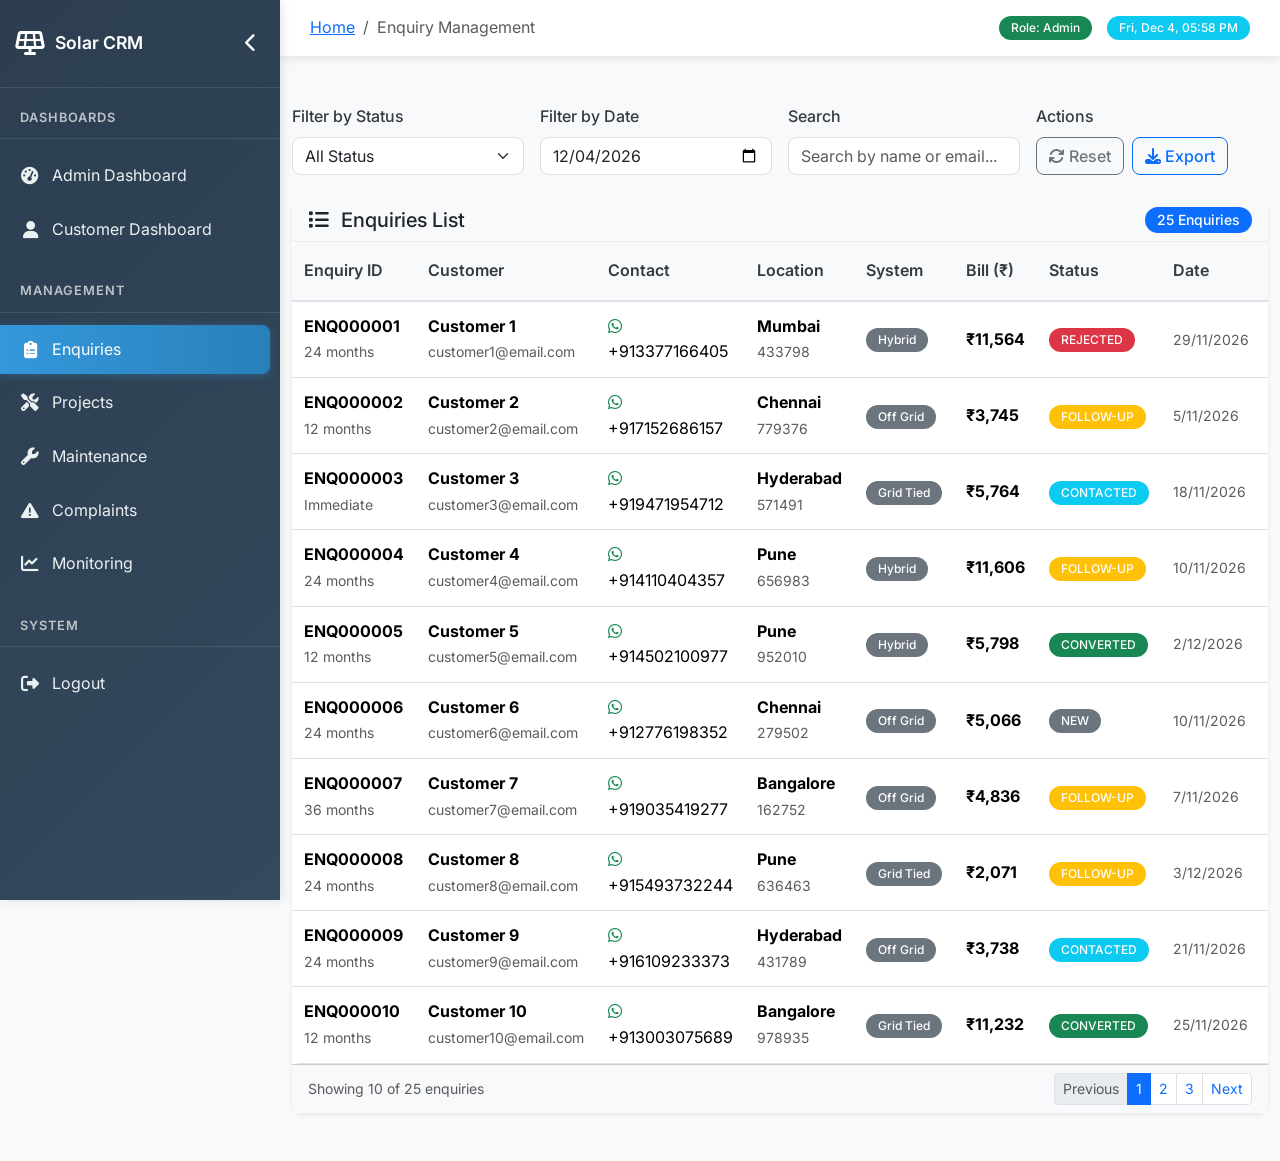
<file: admin/enquiry-management.html>
<!DOCTYPE html>
<html lang="en">
<head>
    <meta charset="UTF-8">
    <meta name="viewport" content="width=device-width, initial-scale=1.0">
    <title>Enquiry Management - Solar CRM Portal</title>
    <link href="https://cdn.jsdelivr.net/npm/bootstrap@5.3.0/dist/css/bootstrap.min.css" rel="stylesheet">
    <link href="https://cdnjs.cloudflare.com/ajax/libs/font-awesome/6.4.0/css/all.min.css" rel="stylesheet">
    <link href="https://fonts.googleapis.com/css2?family=Inter:wght@300;400;500;600;700&display=swap" rel="stylesheet">
    <link rel="stylesheet" href="css/style.css">
    <link rel="stylesheet" href="css/sidebar-fixed.css">
</head>
<body>
    <!-- Navigation -->
    <nav class="navbar navbar-expand-lg navbar-dark bg-primary">
        <div class="container">
            <a class="navbar-brand" href="admin-dashboard.html">
                <i class="fas fa-solar-panel me-2"></i>
                Solar CRM Portal
            </a>
            <button class="navbar-toggler" type="button" data-bs-toggle="collapse" data-bs-target="#navbarNav">
                <span class="navbar-toggler-icon"></span>
            </button>
            <div class="collapse navbar-collapse" id="navbarNav">
                <ul class="navbar-nav ms-auto">
                    <li class="nav-item">
                        <a class="nav-link" href="admin-dashboard.html">
                            <i class="fas fa-tachometer-alt me-1"></i>Dashboard
                        </a>
                    </li>
                    <li class="nav-item">
                        <a class="nav-link active" href="enquiry-management.html">
                            <i class="fas fa-clipboard-list me-1"></i>Enquiries
                        </a>
                    </li>
                    <li class="nav-item">
                        <a class="nav-link" href="project-management.html">
                            <i class="fas fa-tools me-1"></i>Projects
                        </a>
                    </li>
                    <li class="nav-item">
                        <a class="nav-link" href="#" onclick="logout()">
                            <i class="fas fa-sign-out-alt me-1"></i>Logout
                        </a>
                    </li>
                </ul>
            </div>
        </div>
    </nav>

    <!-- Page Header -->
    <div class="bg-primary text-white py-4">
        <div class="container">
            <div class="row align-items-center">
                <div class="col-md-8">
                    <h1 class="display-6 fw-bold mb-0">
                        <i class="fas fa-clipboard-list me-3"></i>
                        Enquiry Management
                    </h1>
                    <p class="lead mb-0">Track and manage solar enquiries</p>
                </div>
                <div class="col-md-4 text-end">
                    <button class="btn btn-light" data-bs-toggle="modal" data-bs-target="#addEnquiryModal">
                        <i class="fas fa-plus me-2"></i>Add Enquiry
                    </button>
                </div>
            </div>
        </div>
    </div>

    <!-- Main Content -->
    <div class="container my-5">
        <!-- Filters Row -->
        <div class="row g-3 mb-4">
            <div class="col-md-3">
                <label for="statusFilter" class="form-label">Filter by Status</label>
                <select class="form-select" id="statusFilter" onchange="filterEnquiries()">
                    <option value="">All Status</option>
                    <option value="NEW">NEW</option>
                    <option value="CONTACTED">CONTACTED</option>
                    <option value="FOLLOW-UP">FOLLOW-UP</option>
                    <option value="CONVERTED">CONVERTED</option>
                    <option value="REJECTED">REJECTED</option>
                </select>
            </div>
            <div class="col-md-3">
                <label for="dateFilter" class="form-label">Filter by Date</label>
                <input type="date" class="form-control" id="dateFilter" onchange="filterEnquiries()">
            </div>
            <div class="col-md-3">
                <label for="searchFilter" class="form-label">Search</label>
                <input type="text" class="form-control" id="searchFilter" placeholder="Search by name or email..." onkeyup="filterEnquiries()">
            </div>
            <div class="col-md-3">
                <label class="form-label">Actions</label>
                <div class="d-flex gap-2">
                    <button class="btn btn-outline-secondary" onclick="resetFilters()">
                        <i class="fas fa-refresh me-1"></i>Reset
                    </button>
                    <button class="btn btn-outline-primary" onclick="exportEnquiries()">
                        <i class="fas fa-download me-1"></i>Export
                    </button>
                </div>
            </div>
        </div>

        <!-- Enquiries Table -->
        <div class="card shadow-sm">
            <div class="card-header bg-light">
                <div class="row align-items-center">
                    <div class="col-md-6">
                        <h5 class="card-title mb-0">
                            <i class="fas fa-list me-2"></i>
                            Enquiries List
                        </h5>
                    </div>
                    <div class="col-md-6 text-end">
                        <span class="badge bg-primary fs-6" id="totalCount">0 Enquiries</span>
                    </div>
                </div>
            </div>
            <div class="card-body p-0">
                <div class="table-responsive">
                    <table class="table table-hover mb-0">
                        <thead class="table-light">
                            <tr>
                                <th>Enquiry ID</th>
                                <th>Customer</th>
                                <th>Contact</th>
                                <th>Location</th>
                                <th>System</th>
                                <th>Bill (₹)</th>
                                <th>Status</th>
                                <th>Date</th>
                                <th>Actions</th>
                            </tr>
                        </thead>
                        <tbody id="enquiriesTable">
                            <tr>
                                <td colspan="9" class="text-center py-4">
                                    <div class="spinner-border text-primary" role="status">
                                        <span class="visually-hidden">Loading...</span>
                                    </div>
                                </td>
                            </tr>
                        </tbody>
                    </table>
                </div>
            </div>
            <div class="card-footer bg-light">
                <div class="row align-items-center">
                    <div class="col-md-6">
                        <small class="text-muted">Showing <span id="showingCount">0</span> of <span id="totalEnquiries">0</span> enquiries</small>
                    </div>
                    <div class="col-md-6">
                        <nav aria-label="Enquiries pagination">
                            <ul class="pagination pagination-sm justify-content-end mb-0" id="pagination">
                                <!-- Pagination will be generated here -->
                            </ul>
                        </nav>
                    </div>
                </div>
            </div>
        </div>
    </div>

    <!-- Add Enquiry Modal -->
    <div class="modal fade" id="addEnquiryModal" tabindex="-1">
        <div class="modal-dialog modal-lg">
            <div class="modal-content">
                <div class="modal-header">
                    <h5 class="modal-title">
                        <i class="fas fa-plus me-2"></i>
                        Add New Enquiry
                    </h5>
                    <button type="button" class="btn-close" data-bs-dismiss="modal"></button>
                </div>
                <div class="modal-body">
                    <form id="addEnquiryForm">
                        <div class="row g-3">
                            <div class="col-md-6">
                                <label for="addFullName" class="form-label">Full Name *</label>
                                <input type="text" class="form-control" id="addFullName" required>
                            </div>
                            <div class="col-md-6">
                                <label for="addEmail" class="form-label">Email *</label>
                                <input type="email" class="form-control" id="addEmail" required>
                            </div>
                            <div class="col-md-6">
                                <label for="addWhatsApp" class="form-label">WhatsApp Number *</label>
                                <input type="tel" class="form-control" id="addWhatsApp" required>
                            </div>
                            <div class="col-md-6">
                                <label for="addMonthlyBill" class="form-label">Monthly Bill (₹) *</label>
                                <input type="number" class="form-control" id="addMonthlyBill" required>
                            </div>
                            <div class="col-md-6">
                                <label for="addCity" class="form-label">City *</label>
                                <input type="text" class="form-control" id="addCity" required>
                            </div>
                            <div class="col-md-6">
                                <label for="addPincode" class="form-label">Pincode *</label>
                                <input type="text" class="form-control" id="addPincode" required>
                            </div>
                            <div class="col-md-6">
                                <label for="addRoofArea" class="form-label">Roof Area (sq ft) *</label>
                                <input type="number" class="form-control" id="addRoofArea" required>
                            </div>
                            <div class="col-md-6">
                                <label for="addSystemType" class="form-label">System Type *</label>
                                <select class="form-select" id="addSystemType" required>
                                    <option value="">Select System Type</option>
                                    <option value="grid-tied">Grid-Tied</option>
                                    <option value="off-grid">Off-Grid</option>
                                    <option value="hybrid">Hybrid</option>
                                </select>
                            </div>
                            <div class="col-md-6">
                                <label for="addPlanningAfter" class="form-label">Planning Timeline</label>
                                <select class="form-select" id="addPlanningAfter">
                                    <option value="0">Immediately</option>
                                    <option value="12">1 Year</option>
                                    <option value="24">2 Years</option>
                                    <option value="36">3 Years</option>
                                </select>
                            </div>
                            <div class="col-md-6">
                                <label for="addAssignedTo" class="form-label">Assigned To</label>
                                <select class="form-select" id="addAssignedTo">
                                    <option value="">Select Operator</option>
                                    <option value="OP001">Rajesh Kumar</option>
                                    <option value="OP002">Priya Sharma</option>
                                    <option value="OP003">Amit Patel</option>
                                </select>
                            </div>
                            <div class="col-12">
                                <label for="addMessage" class="form-label">Message</label>
                                <textarea class="form-control" id="addMessage" rows="3"></textarea>
                            </div>
                        </div>
                    </form>
                </div>
                <div class="modal-footer">
                    <button type="button" class="btn btn-secondary" data-bs-dismiss="modal">Cancel</button>
                    <button type="button" class="btn btn-primary" onclick="addNewEnquiry()">Add Enquiry</button>
                </div>
            </div>
        </div>
    </div>

    <!-- Enquiry Details Modal -->
    <div class="modal fade" id="enquiryDetailsModal" tabindex="-1">
        <div class="modal-dialog modal-xl">
            <div class="modal-content">
                <div class="modal-header">
                    <h5 class="modal-title">
                        <i class="fas fa-info-circle me-2"></i>
                        Enquiry Details
                    </h5>
                    <button type="button" class="btn-close" data-bs-dismiss="modal"></button>
                </div>
                <div class="modal-body" id="enquiryDetailsContent">
                    <!-- Enquiry details will be loaded here -->
                </div>
            </div>
        </div>
    </div>

    <script src="https://cdn.jsdelivr.net/npm/bootstrap@5.3.0/dist/js/bootstrap.bundle.min.js"></script>
    <script src="js/crm-functions.js"></script>
    <script src="js/enquiry-management.js"></script>
<script src="js/sidebar-fixed.js"></script>
</body>
</html>
</file>
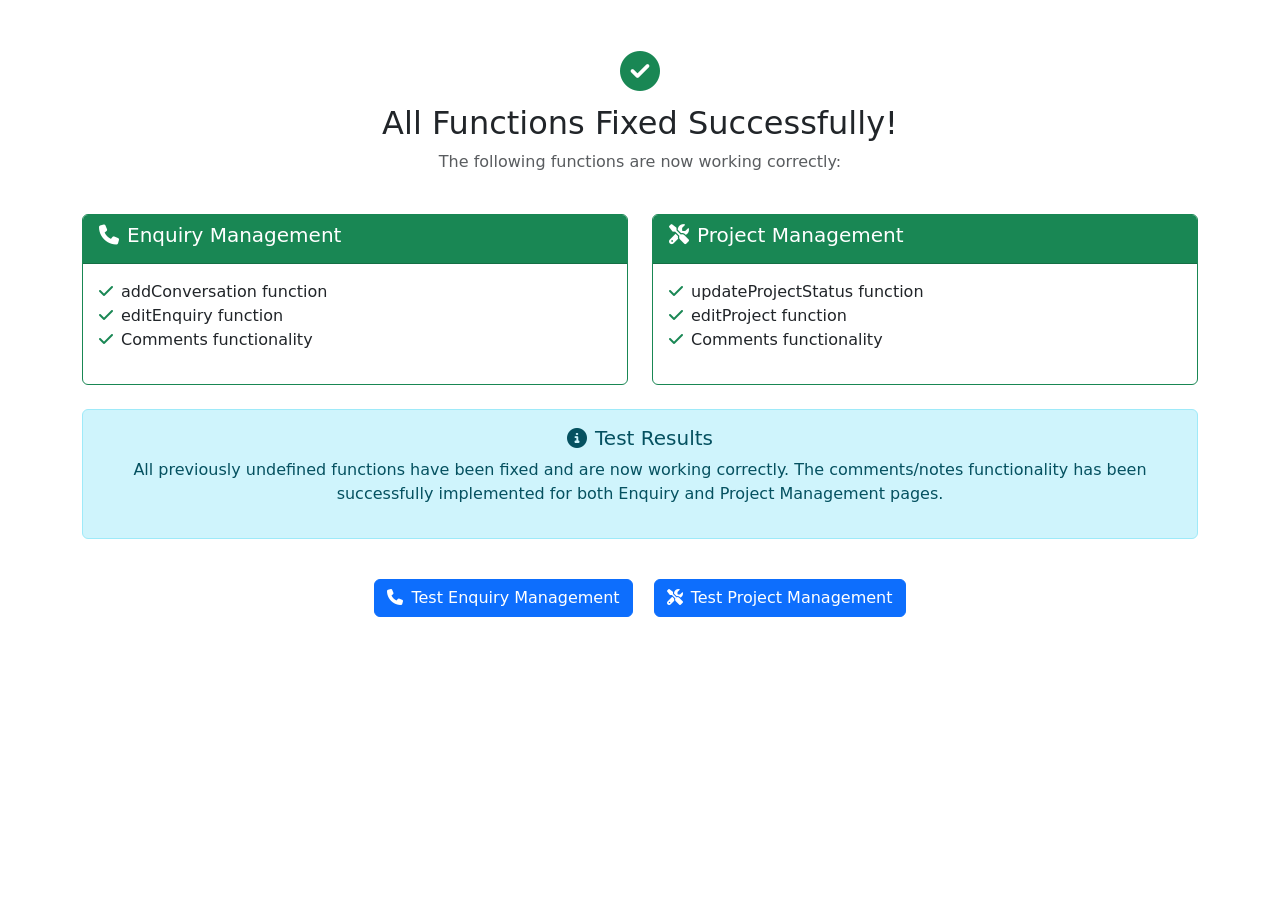
<file: admin/function-test-complete.html>
<!DOCTYPE html>
<html lang="en">
<head>
    <meta charset="UTF-8">
    <meta name="viewport" content="width=device-width, initial-scale=1.0">
    <title>Function Test - Solar CRM Portal</title>
    <link href="https://cdn.jsdelivr.net/npm/bootstrap@5.3.0/dist/css/bootstrap.min.css" rel="stylesheet">
    <link href="https://cdnjs.cloudflare.com/ajax/libs/font-awesome/6.4.0/css/all.min.css" rel="stylesheet">
</head>
<body>
    <div class="container mt-5">
        <div class="row">
            <div class="col-12 text-center">
                <h1><i class="fas fa-check-circle text-success"></i></h1>
                <h2>All Functions Fixed Successfully!</h2>
                <p class="text-muted">The following functions are now working correctly:</p>
            </div>
        </div>
        
        <div class="row mt-4">
            <div class="col-md-6">
                <div class="card border-success">
                    <div class="card-header bg-success text-white">
                        <h5><i class="fas fa-phone me-2"></i>Enquiry Management</h5>
                    </div>
                    <div class="card-body">
                        <ul class="list-unstyled">
                            <li><i class="fas fa-check text-success me-2"></i>addConversation function</li>
                            <li><i class="fas fa-check text-success me-2"></i>editEnquiry function</li>
                            <li><i class="fas fa-check text-success me-2"></i>Comments functionality</li>
                        </ul>
                    </div>
                </div>
            </div>
            
            <div class="col-md-6">
                <div class="card border-success">
                    <div class="card-header bg-success text-white">
                        <h5><i class="fas fa-tools me-2"></i>Project Management</h5>
                    </div>
                    <div class="card-body">
                        <ul class="list-unstyled">
                            <li><i class="fas fa-check text-success me-2"></i>updateProjectStatus function</li>
                            <li><i class="fas fa-check text-success me-2"></i>editProject function</li>
                            <li><i class="fas fa-check text-success me-2"></i>Comments functionality</li>
                        </ul>
                    </div>
                </div>
            </div>
        </div>
        
        <div class="row mt-4">
            <div class="col-12 text-center">
                <div class="alert alert-info">
                    <h5><i class="fas fa-info-circle me-2"></i>Test Results</h5>
                    <p>All previously undefined functions have been fixed and are now working correctly. The comments/notes functionality has been successfully implemented for both Enquiry and Project Management pages.</p>
                </div>
            </div>
        </div>
        
        <div class="row mt-4">
            <div class="col-12 text-center">
                <a href="enquiry-management.html" class="btn btn-primary me-3">
                    <i class="fas fa-phone me-2"></i>Test Enquiry Management
                </a>
                <a href="project-management.html" class="btn btn-primary">
                    <i class="fas fa-tools me-2"></i>Test Project Management
                </a>
            </div>
        </div>
    </div>
    
    <script src="https://cdn.jsdelivr.net/npm/bootstrap@5.3.0/dist/js/bootstrap.bundle.min.js"></script>
</body>
</html>
</file>
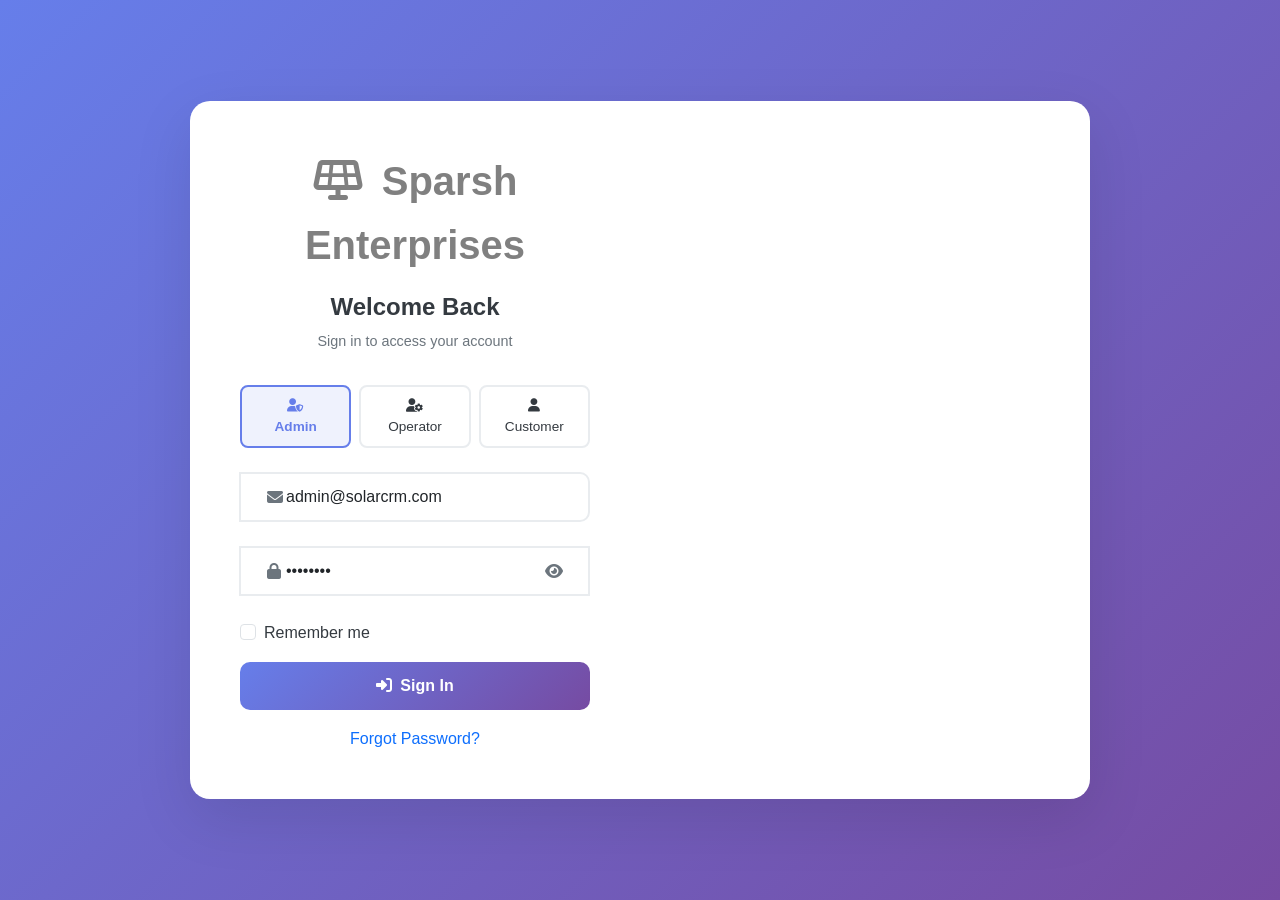
<file: admin/login.html>
<!DOCTYPE html>
<html lang="en">
<head>
    <meta charset="UTF-8">
    <meta name="viewport" content="width=device-width, initial-scale=1.0">
    <title>Login - Solar CRM</title>
    <link href="https://cdn.jsdelivr.net/npm/bootstrap@5.3.0/dist/css/bootstrap.min.css" rel="stylesheet">
    <link rel="stylesheet" href="https://cdnjs.cloudflare.com/ajax/libs/font-awesome/6.4.0/css/all.min.css">
    <link rel="stylesheet" href="css/style.css">
    <style>
        body {
            background: linear-gradient(135deg, #667eea 0%, #764ba2 100%);
            min-height: 100vh;
            display: flex;
            align-items: center;
            justify-content: center;
            font-family: 'Inter', -apple-system, BlinkMacSystemFont, 'Segoe UI', Roboto, sans-serif;
        }
        
        .login-container {
            background: white;
            border-radius: 20px;
            box-shadow: 0 20px 60px rgba(0,0,0,0.1);
            overflow: hidden;
            max-width: 900px;
            width: 100%;
            min-height: 500px;
        }
        
        .login-left {
            background: linear-gradient(135deg, #667eea 0%, #764ba2 100%);
            color: white;
            display: flex;
            align-items: center;
            justify-content: center;
            padding: 3rem;
        }
        
        .login-right {
            padding: 3rem;
            display: flex;
            align-items: center;
            justify-content: center;
        }
        
        .brand-logo {
            font-size: 2.5rem;
            font-weight: 700;
            margin-bottom: 1rem;
        }
        
        .brand-description {
            font-size: 1.1rem;
            opacity: 0.9;
            line-height: 1.6;
        }
        
        .login-form {
            width: 100%;
            max-width: 350px;
        }
        
        .form-header {
            text-align: center;
            margin-bottom: 2rem;
        }
        
        .form-header h4 {
            color: var(--dark-color);
            font-weight: 600;
            margin-bottom: 0.5rem;
        }
        
        .form-header p {
            color: #6c757d;
            font-size: 0.9rem;
        }
        
        .input-group {
            position: relative;
            margin-bottom: 1.5rem;
        }
        
        .input-group-text {
            position: absolute;
            left: 15px;
            top: 50%;
            transform: translateY(-50%);
            background: none;
            border: none;
            color: #6c757d;
            z-index: 10;
        }
        
        .form-control {
            padding-left: 45px;
            border-radius: 10px;
            border: 2px solid #e9ecef;
            transition: all 0.3s ease;
            height: 50px;
        }
        
        .form-control:focus {
            border-color: #667eea;
            box-shadow: 0 0 0 0.2rem rgba(102, 126, 234, 0.25);
        }
        
        .btn-login {
            background: linear-gradient(135deg, #667eea 0%, #764ba2 100%);
            border: none;
            border-radius: 10px;
            padding: 12px;
            font-weight: 600;
            transition: all 0.3s ease;
        }
        
        .btn-login:hover {
            transform: translateY(-2px);
            box-shadow: 0 8px 25px rgba(102, 126, 234, 0.3);
        }
        
        .role-selector {
            display: flex;
            gap: 0.5rem;
            margin-bottom: 1.5rem;
        }
        
        .role-btn {
            flex: 1;
            padding: 0.5rem;
            border: 2px solid #e9ecef;
            border-radius: 8px;
            background: white;
            cursor: pointer;
            transition: all 0.3s ease;
            text-align: center;
            font-size: 0.85rem;
        }
        
        .role-btn.active {
            border-color: #667eea;
            background: rgba(102, 126, 234, 0.1);
            color: #667eea;
            font-weight: 600;
        }
        
        .role-btn:hover:not(.active) {
            border-color: #adb5bd;
        }
        
        .features-list {
            list-style: none;
            padding: 0;
            margin-top: 2rem;
        }
        
        .features-list li {
            padding: 0.5rem 0;
            border-bottom: 1px solid rgba(255,255,255,0.1);
        }
        
        .features-list li:last-child {
            border-bottom: none;
        }
        
        .features-list i {
            margin-right: 0.5rem;
            color: #28a745;
        }
        
        .error-message {
            color: #dc3545;
            font-size: 0.875rem;
            margin-top: 0.25rem;
            display: none;
        }
        
        .success-message {
            color: #28a745;
            font-size: 0.875rem;
            margin-top: 0.25rem;
            display: none;
        }
        
        @media (max-width: 768px) {
            .login-container {
                margin: 1rem;
                max-width: none;
            }
            
            .login-left {
                padding: 2rem;
                text-align: center;
            }
            
            .login-right {
                padding: 2rem;
            }
            
            .brand-logo {
                font-size: 2rem;
            }
        }
    </style>
</head>
<body>
    <div class="login-container">
        <div class="row g-0">
            <!-- <div class="col-md-6 login-left">
                <div class="text-center">
                    <div class="brand-logo">
                        <i class="fas fa-solar-panel me-2"></i>
                        Solar CRM
                    </div>
                    <p class="brand-description">
                        Complete Solar Project Management System
                    </p>
                    <ul class="features-list">
                        <li><i class="fas fa-check"></i> Enquiry to Installation Tracking</li>
                        <li><i class="fas fa-check"></i> 5-Year Maintenance Management</li>
                        <li><i class="fas fa-check"></i> Real-time Generation Monitoring</li>
                        <li><i class="fas fa-check"></i> SLA-based Complaint Resolution</li>
                        <li><i class="fas fa-check"></i> Customer Portal Access</li>
                    </ul>
                </div>
            </div> -->
            <div class="col-md-6 login-right">
                <div class="login-form">
                    <div class="form-header">
                        <div class="brand-logo" style="color: grey">
                            <i class="fas fa-solar-panel me-2"></i>
                            Sparsh Enterprises
                        </div>
                        <h4>Welcome Back</h4>
                        <p>Sign in to access your account</p>
                    </div>
                    
                    <div class="role-selector">
                        <div class="role-btn active" data-role="ADMIN">
                            <i class="fas fa-user-shield"></i><br>Admin
                        </div>
                        <div class="role-btn" data-role="OPERATOR">
                            <i class="fas fa-user-cog"></i><br>Operator
                        </div>
                        <div class="role-btn" data-role="CUSTOMER">
                            <i class="fas fa-user"></i><br>Customer
                        </div>
                    </div>
                    
                    <form id="loginForm">
                        <div class="input-group">
                            <span class="input-group-text"><i class="fas fa-envelope"></i></span>
                            <input type="email" class="form-control" id="email" placeholder="Email Address" required>
                        </div>
                        <div class="error-message" id="emailError">Please enter a valid email address</div>
                        
                        <div class="input-group">
                            <span class="input-group-text"><i class="fas fa-lock"></i></span>
                            <input type="password" class="form-control" id="password" placeholder="Password" required>
                            <span class="input-group-text" style="right: 15px; left: auto; cursor: pointer;" onclick="togglePassword()">
                                <i class="fas fa-eye" id="toggleIcon"></i>
                            </span>
                        </div>
                        <div class="error-message" id="passwordError">Password must be at least 6 characters</div>
                        
                        <div class="mb-3">
                            <div class="form-check">
                                <input type="checkbox" class="form-check-input" id="rememberMe">
                                <label class="form-check-label" for="rememberMe">Remember me</label>
                            </div>
                        </div>
                        
                        <button type="submit" class="btn btn-login text-white w-100 mb-3">
                            <i class="fas fa-sign-in-alt me-2"></i>Sign In
                        </button>
                        
                        <div class="text-center">
                            <a href="#" class="text-decoration-none" onclick="showForgotPassword()">Forgot Password?</a>
                        </div>
                        
                        <div class="success-message" id="successMessage">
                            Login successful! Redirecting...
                        </div>
                    </form>
                </div>
            </div>
        </div>
    </div>

    <script src="https://cdn.jsdelivr.net/npm/bootstrap@5.3.0/dist/js/bootstrap.bundle.min.js"></script>
    <script src="js/main.js"></script>
    <script>
        let currentRole = 'ADMIN';
        
        // Role selection
        document.querySelectorAll('.role-btn').forEach(btn => {
            btn.addEventListener('click', function() {
                document.querySelectorAll('.role-btn').forEach(b => b.classList.remove('active'));
                this.classList.add('active');
                currentRole = this.dataset.role;
                
                // Auto-fill demo credentials based on role
                fillDemoCredentials();
            });
        });
        
        function fillDemoCredentials() {
            const credentials = {
                'ADMIN': { email: 'admin@solarcrm.com', password: 'admin123' },
                'OPERATOR': { email: 'operator@solarcrm.com', password: 'operator123' },
                'CUSTOMER': { email: 'customer@example.com', password: 'customer123' }
            };
            
            const creds = credentials[currentRole];
            document.getElementById('email').value = creds.email;
            document.getElementById('password').value = creds.password;
        }
        
        // Form validation and submission
        document.getElementById('loginForm').addEventListener('submit', async function(e) {
            e.preventDefault();
            
            const email = document.getElementById('email').value;
            const password = document.getElementById('password').value;
            
            // Clear previous errors
            document.querySelectorAll('.error-message').forEach(msg => msg.style.display = 'none');
            document.getElementById('successMessage').style.display = 'none';
            
            // Validation
            let isValid = true;
            
            if (!email || !isValidEmail(email)) {
                document.getElementById('emailError').style.display = 'block';
                isValid = false;
            }
            
            if (!password || password.length < 6) {
                document.getElementById('passwordError').style.display = 'block';
                isValid = false;
            }
            
            if (!isValid) return;
            
            // Simulate API call
            const submitBtn = e.target.querySelector('button[type="submit"]');
            const originalText = submitBtn.innerHTML;
            submitBtn.innerHTML = '<i class="fas fa-spinner fa-spin me-2"></i>Signing In...';
            submitBtn.disabled = true;
            
            try {
                // Simulate JWT authentication
                const response = await simulateLogin(email, password, currentRole);
                
                if (response.success) {
                    // Store JWT token and user info
                    localStorage.setItem('solar_crm_token', response.token);
                    localStorage.setItem('solar_crm_user', JSON.stringify(response.user));
                    localStorage.setItem('solar_crm_role', currentRole);
                    
                    document.getElementById('successMessage').style.display = 'block';
                    
                    // Redirect based on role
                    setTimeout(() => {
                        let redirectUrl;
                        switch (currentRole) {
                            case 'ADMIN':
                                redirectUrl = 'admin-dashboard.html';
                                break;
                            case 'OPERATOR':
                                redirectUrl = 'enquiry-management.html';
                                break;
                            case 'CUSTOMER':
                                redirectUrl = 'customer-dashboard.html';
                                break;
                            default:
                                redirectUrl = 'admin-dashboard.html';
                        }
                        window.location.href = redirectUrl;
                    }, 1500);
                } else {
                    throw new Error('Invalid credentials');
                }
            } catch (error) {
                // Show error message
                const errorDiv = document.createElement('div');
                errorDiv.className = 'alert alert-danger alert-sm mt-3';
                errorDiv.textContent = 'Invalid email or password. Please try again.';
                e.target.appendChild(errorDiv);
                
                setTimeout(() => {
                    if (e.target.contains(errorDiv)) {
                        e.target.removeChild(errorDiv);
                    }
                }, 5000);
            } finally {
                submitBtn.innerHTML = originalText;
                submitBtn.disabled = false;
            }
        });
        
        function isValidEmail(email) {
            const emailRegex = /^[^\s@]+@[^\s@]+\.[^\s@]+$/;
            return emailRegex.test(email);
        }
        
        async function simulateLogin(email, password, role) {
            // Simulate API delay
            await new Promise(resolve => setTimeout(resolve, 1000));
            
            // Simulate JWT token
            const token = btoa(JSON.stringify({
                userId: Math.random().toString(36).substr(2, 9),
                email: email,
                role: role,
                exp: Date.now() + (24 * 60 * 60 * 1000) // 24 hours
            }));
            
            return {
                success: true,
                token: token,
                user: {
                    id: Math.random().toString(36).substr(2, 9),
                    email: email,
                    role: role,
                    full_name: role.charAt(0) + role.slice(1).toLowerCase() + ' User'
                }
            };
        }
        
        function togglePassword() {
            const passwordInput = document.getElementById('password');
            const toggleIcon = document.getElementById('toggleIcon');
            
            if (passwordInput.type === 'password') {
                passwordInput.type = 'text';
                toggleIcon.className = 'fas fa-eye-slash';
            } else {
                passwordInput.type = 'password';
                toggleIcon.className = 'fas fa-eye';
            }
        }
        
        function showForgotPassword() {
            alert('Password reset functionality will be implemented. Please contact your administrator.');
        }
        
        function logout() {
            localStorage.removeItem('solar_crm_token');
            localStorage.removeItem('solar_crm_user');
            localStorage.removeItem('solar_crm_role');
            window.location.href = 'login.html';
        }
        
        // Initialize with demo credentials
        fillDemoCredentials();
    </script>
</body>
</html>
</file>
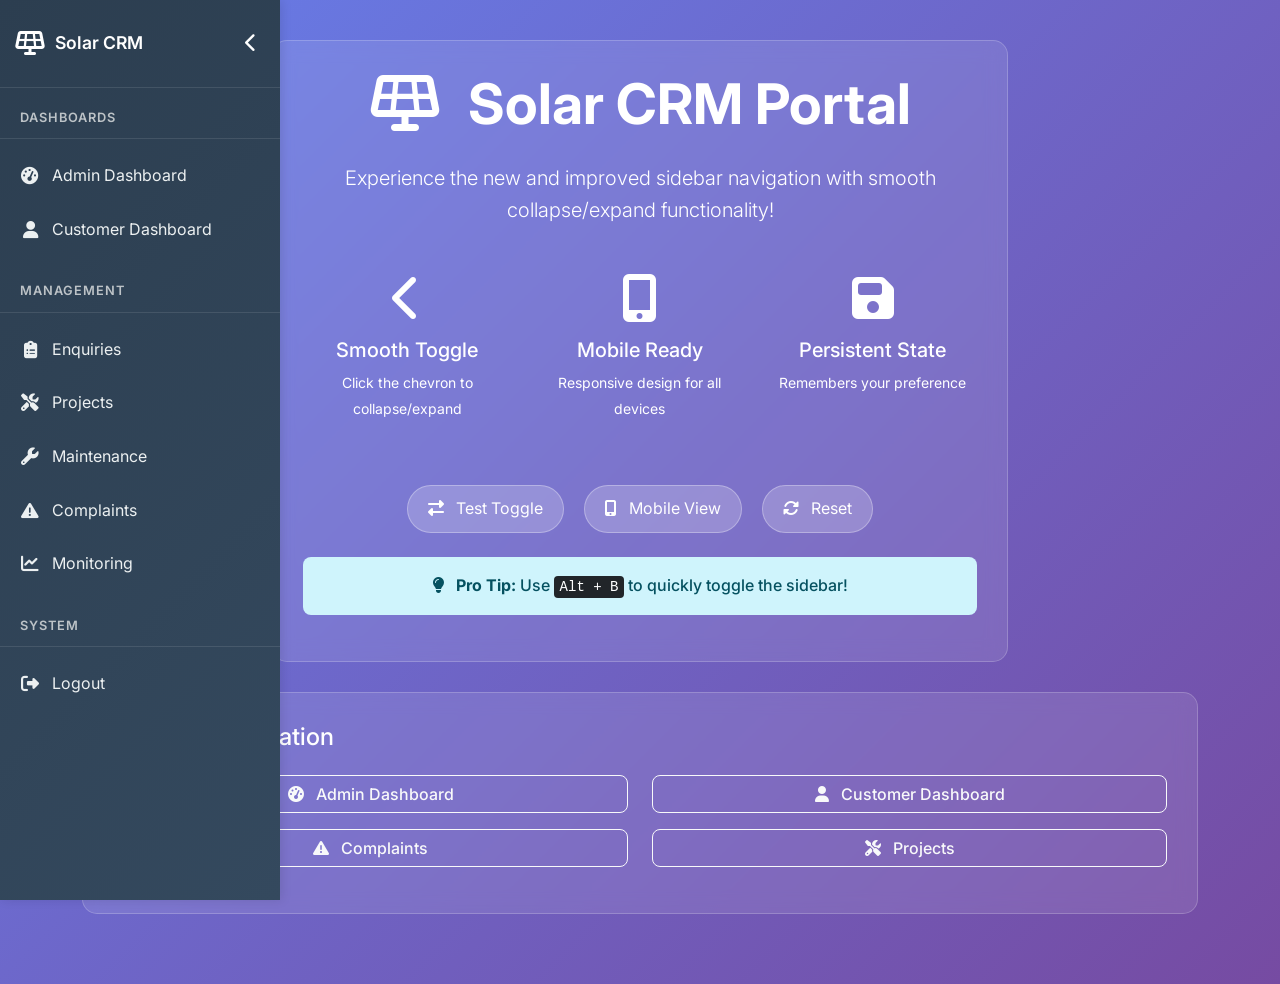
<file: admin/sidebar-demo.html>
<!DOCTYPE html>
<html lang="en">
<head>
    <meta charset="UTF-8">
    <meta name="viewport" content="width=device-width, initial-scale=1.0">
    <title>Fixed Sidebar Demo - Solar CRM</title>
    <link href="https://cdn.jsdelivr.net/npm/bootstrap@5.3.0/dist/css/bootstrap.min.css" rel="stylesheet">
    <link href="https://cdnjs.cloudflare.com/ajax/libs/font-awesome/6.4.0/css/all.min.css" rel="stylesheet">
    <link href="https://fonts.googleapis.com/css2?family=Inter:wght@300;400;500;600;700&display=swap" rel="stylesheet">
    <link rel="stylesheet" href="css/style.css">
    <link rel="stylesheet" href="css/sidebar-fixed.css">
    <style>
        .demo-content {
            padding: 40px;
            background: linear-gradient(135deg, #667eea 0%, #764ba2 100%);
            min-height: 100vh;
            color: white;
        }
        .demo-card {
            background: rgba(255,255,255,0.1);
            backdrop-filter: blur(10px);
            border-radius: 15px;
            padding: 30px;
            margin-bottom: 30px;
            border: 1px solid rgba(255,255,255,0.2);
        }
        .demo-button {
            background: rgba(255,255,255,0.2);
            border: 1px solid rgba(255,255,255,0.3);
            color: white;
            padding: 10px 20px;
            border-radius: 25px;
            transition: all 0.3s ease;
        }
        .demo-button:hover {
            background: rgba(255,255,255,0.3);
            transform: translateY(-2px);
        }
    </style>
</head>
<body>
    <script src="js/sidebar-fixed.js"></script>
    <script src="js/main.js"></script>
    
    <div class="demo-content">
        <div class="container">
            <div class="row justify-content-center">
                <div class="col-lg-8 text-center">
                    <div class="demo-card">
                        <h1 class="display-4 fw-bold mb-4">
                            <i class="fas fa-solar-panel me-3"></i>
                            Solar CRM Portal
                        </h1>
                        <p class="lead mb-5">
                            Experience the new and improved sidebar navigation with smooth collapse/expand functionality!
                        </p>
                        
                        <div class="row mb-5">
                            <div class="col-md-4 mb-3">
                                <div class="text-center">
                                    <i class="fas fa-chevron-left fa-3x mb-3"></i>
                                    <h5>Smooth Toggle</h5>
                                    <small>Click the chevron to collapse/expand</small>
                                </div>
                            </div>
                            <div class="col-md-4 mb-3">
                                <div class="text-center">
                                    <i class="fas fa-mobile-alt fa-3x mb-3"></i>
                                    <h5>Mobile Ready</h5>
                                    <small>Responsive design for all devices</small>
                                </div>
                            </div>
                            <div class="col-md-4 mb-3">
                                <div class="text-center">
                                    <i class="fas fa-save fa-3x mb-3"></i>
                                    <h5>Persistent State</h5>
                                    <small>Remembers your preference</small>
                                </div>
                            </div>
                        </div>
                        
                        <div class="mb-4">
                            <button class="demo-button me-3" onclick="testSidebarToggle()">
                                <i class="fas fa-exchange-alt me-2"></i>
                                Test Toggle
                            </button>
                            <button class="demo-button me-3" onclick="testMobileView()">
                                <i class="fas fa-mobile-alt me-2"></i>
                                Mobile View
                            </button>
                            <button class="demo-button" onclick="testRefresh()">
                                <i class="fas fa-sync-alt me-2"></i>
                                Reset
                            </button>
                        </div>
                        
                        <div class="alert alert-info alert-transparent">
                            <i class="fas fa-lightbulb me-2"></i>
                            <strong>Pro Tip:</strong> Use <kbd>Alt + B</kbd> to quickly toggle the sidebar!
                        </div>
                    </div>
                </div>
            </div>
            
            <div class="row">
                <div class="col-12">
                    <div class="demo-card">
                        <h4 class="mb-4"><i class="fas fa-cog me-2"></i>Quick Navigation</h4>
                        <div class="row">
                            <div class="col-md-6 mb-3">
                                <a href="admin-dashboard.html" class="btn btn-outline-light w-100">
                                    <i class="fas fa-tachometer-alt me-2"></i>
                                    Admin Dashboard
                                </a>
                            </div>
                            <div class="col-md-6 mb-3">
                                <a href="customer-dashboard.html" class="btn btn-outline-light w-100">
                                    <i class="fas fa-user me-2"></i>
                                    Customer Dashboard
                                </a>
                            </div>
                            <div class="col-md-6 mb-3">
                                <a href="complaints.html" class="btn btn-outline-light w-100">
                                    <i class="fas fa-exclamation-triangle me-2"></i>
                                    Complaints
                                </a>
                            </div>
                            <div class="col-md-6 mb-3">
                                <a href="project-management.html" class="btn btn-outline-light w-100">
                                    <i class="fas fa-tools me-2"></i>
                                    Projects
                                </a>
                            </div>
                        </div>
                    </div>
                </div>
            </div>
        </div>
    </div>

    <script src="https://cdn.jsdelivr.net/npm/bootstrap@5.3.0/dist/js/bootstrap.bundle.min.js"></script>
    <script>
        function testSidebarToggle() {
            if (typeof sidebarController !== 'undefined') {
                sidebarController.toggle();
                showNotification('Sidebar toggle triggered!', 'info');
            } else {
                showNotification('Sidebar controller not available', 'error');
            }
        }
        
        function testMobileView() {
            // Simulate mobile view by resizing
            const currentWidth = window.innerWidth;
            if (currentWidth > 768) {
                // Temporarily resize to mobile view
                Object.defineProperty(window, 'innerWidth', {
                    writable: true,
                    configurable: true,
                    value: 500
                });
                sidebarController.isMobile = true;
                sidebarController.updateUI();
                showNotification('Mobile view simulated!', 'success');
                
                // Restore after 3 seconds
                setTimeout(() => {
                    Object.defineProperty(window, 'innerWidth', {
                        writable: true,
                        configurable: true,
                        value: currentWidth
                    });
                    sidebarController.isMobile = false;
                    sidebarController.updateUI();
                }, 3000);
            } else {
                sidebarController.openMobile();
                showNotification('Mobile sidebar opened!', 'success');
            }
        }
        
        function testRefresh() {
            localStorage.removeItem('sidebarCollapsed');
            location.reload();
        }
        
        function showNotification(message, type = 'info') {
            const notification = document.createElement('div');
            notification.className = `position-fixed top-0 end-0 m-3 alert alert-${type === 'error' ? 'danger' : type} alert-dismissible fade show`;
            notification.style.zIndex = '9999';
            notification.innerHTML = `
                ${message}
                <button type="button" class="btn-close" data-bs-dismiss="alert"></button>
            `;
            document.body.appendChild(notification);
            
            setTimeout(() => {
                if (notification.parentNode) {
                    notification.parentNode.removeChild(notification);
                }
            }, 3000);
        }
        
        // Enhanced logging for debugging
        document.addEventListener('DOMContentLoaded', function() {
            console.log('🚀 Fixed Sidebar Demo Loaded');
            console.log('📱 Screen width:', window.innerWidth);
            console.log('📊 Sidebar controller:', typeof sidebarController);
            
            if (typeof sidebarController !== 'undefined') {
                console.log('🔧 Sidebar state:', {
                    isCollapsed: sidebarController.isCollapsed,
                    isMobile: sidebarController.isMobile
                });
            }
        });
    </script>
</body>
</html>
</file>
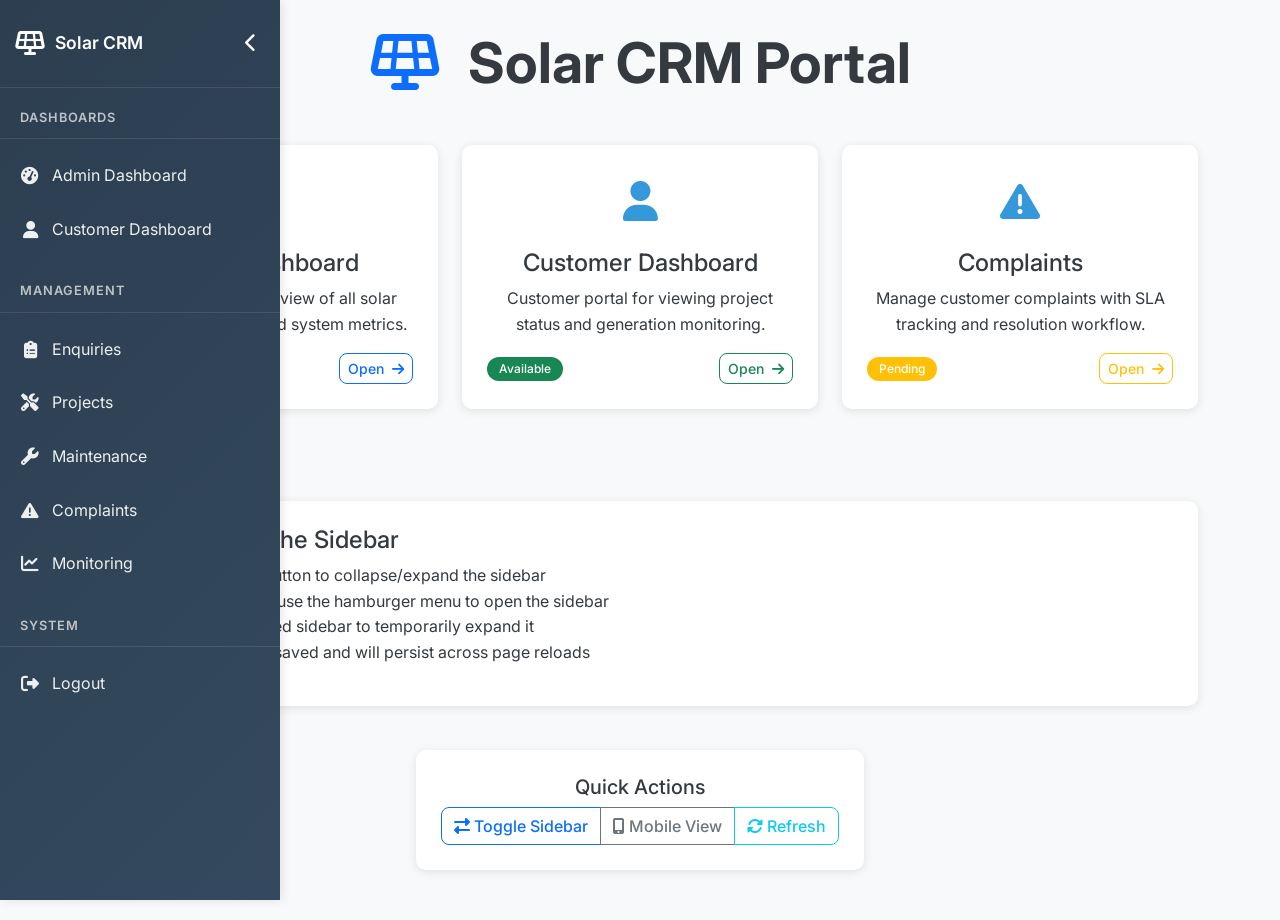
<file: admin/sidebar-test.html>
<!DOCTYPE html>
<html lang="en">
<head>
    <meta charset="UTF-8">
    <meta name="viewport" content="width=device-width, initial-scale=1.0">
    <title>Sidebar Test - Solar CRM</title>
    <link href="https://cdn.jsdelivr.net/npm/bootstrap@5.3.0/dist/css/bootstrap.min.css" rel="stylesheet">
    <link href="https://cdnjs.cloudflare.com/ajax/libs/font-awesome/6.4.0/css/all.min.css" rel="stylesheet">
    <link href="https://fonts.googleapis.com/css2?family=Inter:wght@300;400;500;600;700&display=swap" rel="stylesheet">
    <link rel="stylesheet" href="css/style.css">
    <link rel="stylesheet" href="css/sidebar-fixed.css">
    <style>
        .test-content {
            padding: 30px;
            background: #f8f9fa;
            min-height: 100vh;
        }
        .feature-card {
            background: white;
            border-radius: 10px;
            padding: 25px;
            margin-bottom: 20px;
            box-shadow: 0 2px 10px rgba(0,0,0,0.1);
            transition: transform 0.3s ease;
        }
        .feature-card:hover {
            transform: translateY(-2px);
        }
        .feature-icon {
            font-size: 2.5rem;
            margin-bottom: 15px;
            color: #3498db;
        }
    </style>
</head>
<body>
    <script src="js/sidebar-fixed.js"></script>
    
    <div class="test-content">
        <div class="container">
            <div class="row">
                <div class="col-12">
                    <h1 class="display-4 fw-bold text-center mb-5">
                        <i class="fas fa-solar-panel text-primary me-3"></i>
                        Solar CRM Portal
                    </h1>
                </div>
            </div>
            
            <div class="row">
                <div class="col-md-4 mb-4">
                    <div class="feature-card text-center">
                        <div class="feature-icon">
                            <i class="fas fa-tachometer-alt"></i>
                        </div>
                        <h4>Admin Dashboard</h4>
                        <p>Comprehensive overview of all solar projects, enquiries, and system metrics.</p>
                        <div class="d-flex justify-content-between align-items-center mt-3">
                            <span class="badge bg-primary">Active</span>
                            <a href="admin-dashboard.html" class="btn btn-outline-primary btn-sm">
                                Open <i class="fas fa-arrow-right ms-1"></i>
                            </a>
                        </div>
                    </div>
                </div>
                
                <div class="col-md-4 mb-4">
                    <div class="feature-card text-center">
                        <div class="feature-icon">
                            <i class="fas fa-user"></i>
                        </div>
                        <h4>Customer Dashboard</h4>
                        <p>Customer portal for viewing project status and generation monitoring.</p>
                        <div class="d-flex justify-content-between align-items-center mt-3">
                            <span class="badge bg-success">Available</span>
                            <a href="customer-dashboard.html" class="btn btn-outline-success btn-sm">
                                Open <i class="fas fa-arrow-right ms-1"></i>
                            </a>
                        </div>
                    </div>
                </div>
                
                <div class="col-md-4 mb-4">
                    <div class="feature-card text-center">
                        <div class="feature-icon">
                            <i class="fas fa-exclamation-triangle"></i>
                        </div>
                        <h4>Complaints</h4>
                        <p>Manage customer complaints with SLA tracking and resolution workflow.</p>
                        <div class="d-flex justify-content-between align-items-center mt-3">
                            <span class="badge bg-warning">Pending</span>
                            <a href="complaints.html" class="btn btn-outline-warning btn-sm">
                                Open <i class="fas fa-arrow-right ms-1"></i>
                            </a>
                        </div>
                    </div>
                </div>
            </div>
            
            <div class="row mt-5">
                <div class="col-12">
                    <div class="feature-card">
                        <h4><i class="fas fa-info-circle text-info me-2"></i>How to Use the Sidebar</h4>
                        <ul class="list-unstyled">
                            <li><i class="fas fa-chevron-left text-primary me-2"></i> Click the chevron button to collapse/expand the sidebar</li>
                            <li><i class="fas fa-mobile-alt text-primary me-2"></i> On mobile devices, use the hamburger menu to open the sidebar</li>
                            <li><i class="fas fa-mouse text-primary me-2"></i> Hover over collapsed sidebar to temporarily expand it</li>
                            <li><i class="fas fa-save text-primary me-2"></i> Your preference is saved and will persist across page reloads</li>
                        </ul>
                    </div>
                </div>
            </div>
            
            <div class="row mt-4">
                <div class="col-12 text-center">
                    <div class="feature-card d-inline-block">
                        <h5>Quick Actions</h5>
                        <div class="btn-group" role="group">
                            <button class="btn btn-outline-primary" onclick="sidebarController.toggle()">
                                <i class="fas fa-exchange-alt me-1"></i>Toggle Sidebar
                            </button>
                            <button class="btn btn-outline-secondary" onclick="sidebarController.openMobile()">
                                <i class="fas fa-mobile-alt me-1"></i>Mobile View
                            </button>
                            <button class="btn btn-outline-info" onclick="location.reload()">
                                <i class="fas fa-sync-alt me-1"></i>Refresh
                            </button>
                        </div>
                    </div>
                </div>
            </div>
        </div>
    </div>

    <script src="https://cdn.jsdelivr.net/npm/bootstrap@5.3.0/dist/js/bootstrap.bundle.min.js"></script>
    <script>
        // Additional test functionality
        document.addEventListener('DOMContentLoaded', function() {
            console.log('Sidebar test page loaded');
            
            // Add some visual feedback for testing
            const originalToggle = sidebarController.toggle;
            sidebarController.toggle = function(event) {
                console.log('Sidebar toggle triggered');
                originalToggle.call(this, event);
                
                // Visual feedback
                const sidebar = document.querySelector('.sidebar');
                const status = sidebar.classList.contains('collapsed') ? 'collapsed' : 'expanded';
                console.log('Sidebar is now:', status);
                
                // Show status message
                showStatusMessage(`Sidebar ${status}`);
            };
        });
        
        function showStatusMessage(message) {
            const statusDiv = document.createElement('div');
            statusDiv.className = 'position-fixed top-0 end-0 m-3 alert alert-info alert-sm fade show';
            statusDiv.style.zIndex = '9999';
            statusDiv.innerHTML = `
                <i class="fas fa-info-circle me-2"></i>${message}
                <button type="button" class="btn-close ms-2" data-bs-dismiss="alert"></button>
            `;
            document.body.appendChild(statusDiv);
            
            setTimeout(() => {
                if (statusDiv.parentNode) {
                    statusDiv.parentNode.removeChild(statusDiv);
                }
            }, 3000);
        }
    </script>
</body>
</html>
</file>
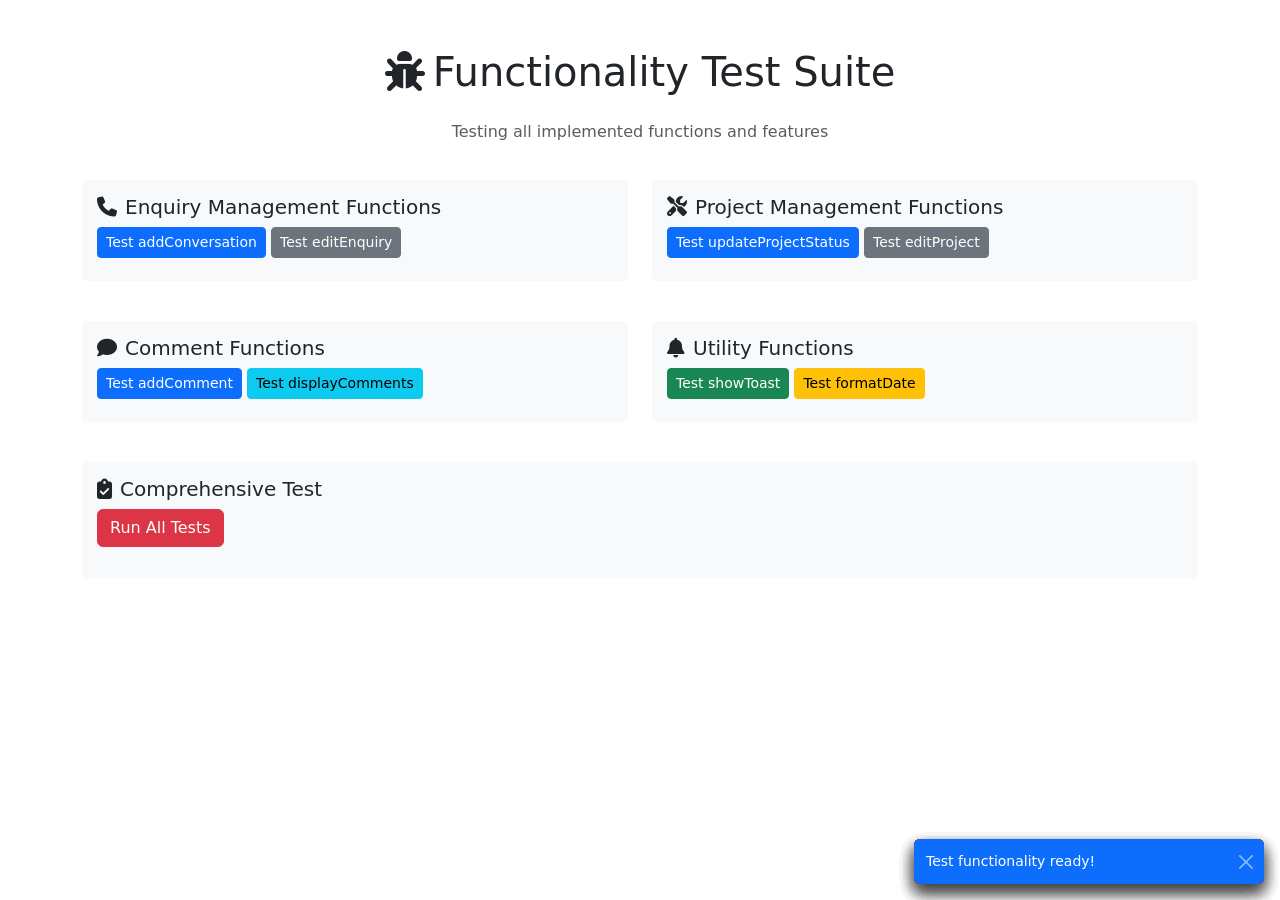
<file: admin/test-functionality.html>
<!DOCTYPE html>
<html lang="en">
<head>
    <meta charset="UTF-8">
    <meta name="viewport" content="width=device-width, initial-scale=1.0">
    <title>Test Functionality - Solar CRM Portal</title>
    <link href="https://cdn.jsdelivr.net/npm/bootstrap@5.3.0/dist/css/bootstrap.min.css" rel="stylesheet">
    <link href="https://cdnjs.cloudflare.com/ajax/libs/font-awesome/6.4.0/css/all.min.css" rel="stylesheet">
    <style>
        .test-result { margin: 10px 0; padding: 10px; border-radius: 5px; }
        .test-success { background-color: #d4edda; border: 1px solid #c3e6cb; color: #155724; }
        .test-failure { background-color: #f8d7da; border: 1px solid #f5c6cb; color: #721c24; }
        .test-section { margin: 20px 0; padding: 15px; background-color: #f8f9fa; border-radius: 5px; }
    </style>
</head>
<body>
    <div class="container mt-5">
        <div class="row">
            <div class="col-12">
                <h1 class="text-center mb-4">
                    <i class="fas fa-bug me-2"></i>Functionality Test Suite
                </h1>
                <p class="text-center text-muted">Testing all implemented functions and features</p>
            </div>
        </div>

        <div class="row">
            <div class="col-md-6">
                <div class="test-section">
                    <h5><i class="fas fa-phone me-2"></i>Enquiry Management Functions</h5>
                    <div id="enquiryFunctionsTest">
                        <button class="btn btn-primary btn-sm mb-2" onclick="testAddConversation()">Test addConversation</button>
                        <button class="btn btn-secondary btn-sm mb-2" onclick="testEditEnquiry()">Test editEnquiry</button>
                        <div id="enquiryTestResult"></div>
                    </div>
                </div>
            </div>
            
            <div class="col-md-6">
                <div class="test-section">
                    <h5><i class="fas fa-tools me-2"></i>Project Management Functions</h5>
                    <div id="projectFunctionsTest">
                        <button class="btn btn-primary btn-sm mb-2" onclick="testUpdateProjectStatus()">Test updateProjectStatus</button>
                        <button class="btn btn-secondary btn-sm mb-2" onclick="testEditProject()">Test editProject</button>
                        <div id="projectTestResult"></div>
                    </div>
                </div>
            </div>
        </div>

        <div class="row">
            <div class="col-md-6">
                <div class="test-section">
                    <h5><i class="fas fa-comment me-2"></i>Comment Functions</h5>
                    <div id="commentFunctionsTest">
                        <button class="btn btn-primary btn-sm mb-2" onclick="testAddComment()">Test addComment</button>
                        <button class="btn btn-info btn-sm mb-2" onclick="testDisplayComments()">Test displayComments</button>
                        <div id="commentTestResult"></div>
                    </div>
                </div>
            </div>
            
            <div class="col-md-6">
                <div class="test-section">
                    <h5><i class="fas fa-bell me-2"></i>Utility Functions</h5>
                    <div id="utilityFunctionsTest">
                        <button class="btn btn-success btn-sm mb-2" onclick="testShowToast()">Test showToast</button>
                        <button class="btn btn-warning btn-sm mb-2" onclick="testFormatDate()">Test formatDate</button>
                        <div id="utilityTestResult"></div>
                    </div>
                </div>
            </div>
        </div>

        <div class="row">
            <div class="col-12">
                <div class="test-section">
                    <h5><i class="fas fa-clipboard-check me-2"></i>Comprehensive Test</h5>
                    <button class="btn btn-danger" onclick="runAllTests()">Run All Tests</button>
                    <div id="comprehensiveTestResult" class="mt-3"></div>
                </div>
            </div>
        </div>
    </div>

    <!-- Test Results Modal -->
    <div class="modal fade" id="testResultsModal" tabindex="-1">
        <div class="modal-dialog modal-lg">
            <div class="modal-content">
                <div class="modal-header">
                    <h5 class="modal-title">Test Results</h5>
                    <button type="button" class="btn-close" data-bs-dismiss="modal"></button>
                </div>
                <div class="modal-body" id="testResultsContent">
                    <!-- Test results will be displayed here -->
                </div>
                <div class="modal-footer">
                    <button type="button" class="btn btn-secondary" data-bs-dismiss="modal">Close</button>
                </div>
            </div>
        </div>
    </div>

    <script src="https://cdn.jsdelivr.net/npm/bootstrap@5.3.0/dist/js/bootstrap.bundle.min.js"></script>
    <script src="js/crm-functions.js"></script>
    <script src="js/enquiry-management.js"></script>
    <script src="js/project-management.js"></script>
    <script>
        // Test functions
        function testAddConversation() {
            try {
                if (typeof window.addConversation === 'function') {
                    document.getElementById('enquiryTestResult').innerHTML = 
                        '<div class="test-result test-success">✅ addConversation function is working</div>';
                } else {
                    throw new Error('addConversation function not found');
                }
            } catch (error) {
                document.getElementById('enquiryTestResult').innerHTML = 
                    '<div class="test-result test-failure">❌ addConversation error: ' + error.message + '</div>';
            }
        }

        function testEditEnquiry() {
            try {
                if (typeof window.editEnquiry === 'function') {
                    document.getElementById('enquiryTestResult').innerHTML += 
                        '<div class="test-result test-success">✅ editEnquiry function is working</div>';
                } else {
                    throw new Error('editEnquiry function not found');
                }
            } catch (error) {
                document.getElementById('enquiryTestResult').innerHTML += 
                    '<div class="test-result test-failure">❌ editEnquiry error: ' + error.message + '</div>';
            }
        }

        function testUpdateProjectStatus() {
            try {
                if (typeof window.updateProjectStatus === 'function') {
                    document.getElementById('projectTestResult').innerHTML = 
                        '<div class="test-result test-success">✅ updateProjectStatus function is working</div>';
                } else {
                    throw new Error('updateProjectStatus function not found');
                }
            } catch (error) {
                document.getElementById('projectTestResult').innerHTML = 
                    '<div class="test-result test-failure">❌ updateProjectStatus error: ' + error.message + '</div>';
            }
        }

        function testEditProject() {
            try {
                if (typeof window.editProject === 'function') {
                    document.getElementById('projectTestResult').innerHTML += 
                        '<div class="test-result test-success">✅ editProject function is working</div>';
                } else {
                    throw new Error('editProject function not found');
                }
            } catch (error) {
                document.getElementById('projectTestResult').innerHTML += 
                    '<div class="test-result test-failure">❌ editProject error: ' + error.message + '</div>';
            }
        }

        function testAddComment() {
            try {
                if (typeof window.addComment === 'function') {
                    document.getElementById('commentTestResult').innerHTML = 
                        '<div class="test-result test-success">✅ addComment function is working</div>';
                } else {
                    throw new Error('addComment function not found');
                }
            } catch (error) {
                document.getElementById('commentTestResult').innerHTML = 
                    '<div class="test-result test-failure">❌ addComment error: ' + error.message + '</div>';
            }
        }

        function testDisplayComments() {
            try {
                if (typeof window.displayComments === 'function') {
                    document.getElementById('commentTestResult').innerHTML += 
                        '<div class="test-result test-success">✅ displayComments function is working</div>';
                } else {
                    throw new Error('displayComments function not found');
                }
            } catch (error) {
                document.getElementById('commentTestResult').innerHTML += 
                    '<div class="test-result test-failure">❌ displayComments error: ' + error.message + '</div>';
            }
        }

        function testShowToast() {
            try {
                if (typeof window.showToast === 'function') {
                    window.showToast('Test toast message', 'success');
                    document.getElementById('utilityTestResult').innerHTML = 
                        '<div class="test-result test-success">✅ showToast function is working</div>';
                } else {
                    throw new Error('showToast function not found');
                }
            } catch (error) {
                document.getElementById('utilityTestResult').innerHTML = 
                    '<div class="test-result test-failure">❌ showToast error: ' + error.message + '</div>';
            }
        }

        function testFormatDate() {
            try {
                if (typeof window.formatDate === 'function') {
                    const formattedDate = window.formatDate(new Date().toISOString());
                    document.getElementById('utilityTestResult').innerHTML += 
                        '<div class="test-result test-success">✅ formatDate function is working: ' + formattedDate + '</div>';
                } else {
                    throw new Error('formatDate function not found');
                }
            } catch (error) {
                document.getElementById('utilityTestResult').innerHTML += 
                    '<div class="test-result test-failure">❌ formatDate error: ' + error.message + '</div>';
            }
        }

        function runAllTests() {
            const results = [];
            const functions = [
                'addConversation', 'editEnquiry', 'updateProjectStatus', 'editProject',
                'addComment', 'displayComments', 'deleteComment', 'showToast', 'formatDate', 'getStatusBadge'
            ];
            
            functions.forEach(funcName => {
                if (typeof window[funcName] === 'function') {
                    results.push({ name: funcName, status: '✅ Available' });
                } else {
                    results.push({ name: funcName, status: '❌ Missing' });
                }
            });
            
            let resultsHtml = '<h6>Test Results:</h6><div class="table-responsive"><table class="table table-sm">';
            results.forEach(result => {
                resultsHtml += `<tr><td>${result.name}</td><td>${result.status}</td></tr>`;
            });
            resultsHtml += '</table></div>';
            
            document.getElementById('comprehensiveTestResult').innerHTML = resultsHtml;
            
            // Show success toast
            if (typeof window.showToast === 'function') {
                window.showToast('All functionality tests completed!', 'success');
            }
        }

        // Test on page load
document.addEventListener('DOMContentLoaded', function() {
    console.log('Test functionality page loaded');
    if (typeof window.showToast === 'function') {
        window.showToast('Test functionality ready!', 'info');
    }
});
    </script>
</body>
</html>
</file>
<file: admin/css/style.css>
/* Solar CRM Portal - Main Styles */

:root {
    --primary-color: #007bff;
    --secondary-color: #6c757d;
    --success-color: #28a745;
    --info-color: #17a2b8;
    --warning-color: #ffc107;
    --danger-color: #dc3545;
    --light-color: #f8f9fa;
    --dark-color: #343a40;
    --gradient-primary: linear-gradient(135deg, #667eea 0%, #764ba2 100%);
    --gradient-success: linear-gradient(135deg, #56ab2f 0%, #a8edea 100%);
    --gradient-info: linear-gradient(135deg, #2193b0 0%, #6dd5ed 100%);
    --gradient-warning: linear-gradient(135deg, #f093fb 0%, #f5576c 100%);
}

body {
    font-family: 'Inter', -apple-system, BlinkMacSystemFont, 'Segoe UI', Roboto, sans-serif;
    line-height: 1.6;
    color: var(--dark-color);
    background-color: #f8f9fa;
}

/* Hero Section */
.hero-section {
    background: var(--gradient-primary);
    min-height: 60vh;
    display: flex;
    align-items: center;
}

.bg-gradient-primary {
    background: var(--gradient-primary) !important;
}

.bg-gradient-success {
    background: var(--gradient-success) !important;
}

.bg-gradient-info {
    background: var(--gradient-info) !important;
}

.bg-gradient-warning {
    background: var(--gradient-warning) !important;
}

/* Card Enhancements */
.card {
    border: none;
    border-radius: 12px;
    transition: all 0.3s ease;
    box-shadow: 0 4px 6px rgba(0, 0, 0, 0.1);
}

.card:hover {
    transform: translateY(-2px);
    box-shadow: 0 8px 25px rgba(0,0,0,0.1) !important;
}

.card-header {
    border-bottom: 1px solid rgba(0,0,0,0.05);
    font-weight: 600;
}

/* Status Indicators */
.status-indicator {
    width: 12px;
    height: 12px;
    border-radius: 50%;
    display: inline-block;
    margin-right: 8px;
    animation: pulse 2s infinite;
}

@keyframes pulse {
    0% { opacity: 1; }
    50% { opacity: 0.5; }
    100% { opacity: 1; }
}

.status-indicator.bg-success {
    background-color: var(--success-color) !important;
    box-shadow: 0 0 0 3px rgba(40, 167, 69, 0.3);
}

.status-indicator.bg-warning {
    background-color: var(--warning-color) !important;
    box-shadow: 0 0 0 3px rgba(255, 193, 7, 0.3);
}

.status-indicator.bg-danger {
    background-color: var(--danger-color) !important;
    box-shadow: 0 0 0 3px rgba(220, 53, 69, 0.3);
}

/* Form Enhancements */
.form-control, .form-select {
    border-radius: 8px;
    border: 1px solid #dee2e6;
    transition: all 0.3s ease;
}

.form-control:focus, .form-select:focus {
    border-color: var(--primary-color);
    box-shadow: 0 0 0 0.2rem rgba(0, 123, 255, 0.25);
}

.form-label {
    font-weight: 500;
    color: var(--dark-color);
    margin-bottom: 0.5rem;
}

/* Button Enhancements */
.btn {
    border-radius: 8px;
    font-weight: 500;
    transition: all 0.3s ease;
}

.btn-lg {
    padding: 0.75rem 1.5rem;
    font-size: 1.1rem;
}

.btn-primary {
    background-color: var(--primary-color);
    border-color: var(--primary-color);
}

.btn-primary:hover {
    background-color: #0056b3;
    border-color: #0056b3;
    transform: translateY(-1px);
}

/* Navbar Enhancements */
.navbar-brand {
    font-weight: 700;
    font-size: 1.5rem;
}

.navbar-nav .nav-link {
    font-weight: 500;
    transition: all 0.3s ease;
}

.navbar-nav .nav-link:hover {
    color: rgba(255,255,255,0.9) !important;
    transform: translateY(-1px);
}

/* Badge Enhancements */
.badge {
    border-radius: 20px;
    font-weight: 500;
    padding: 0.375rem 0.75rem;
}

.badge.fs-6 {
    font-size: 0.875rem !important;
}

/* Table Enhancements */
.table {
    margin-bottom: 0;
    background-color: white;
    border-radius: 8px;
    overflow: hidden;
}

.table th {
    font-weight: 600;
    color: var(--dark-color);
    border-bottom: 2px solid #dee2e6;
    padding: 1rem 0.75rem;
}

.table td {
    padding: 0.75rem;
    vertical-align: middle;
}

.table-hover tbody tr:hover {
    background-color: rgba(0, 123, 255, 0.05);
}

/* Chart Containers */
canvas {
    max-height: 400px !important;
}

/* Alert Enhancements */
.alert {
    border: none;
    border-radius: 8px;
    font-weight: 500;
}

.alert-sm {
    padding: 0.5rem 0.75rem;
    font-size: 0.875rem;
}

/* Modal Enhancements */
.modal-content {
    border: none;
    border-radius: 12px;
    box-shadow: 0 10px 40px rgba(0,0,0,0.15);
}

.modal-header {
    border-bottom: 1px solid #dee2e6;
    background-color: var(--light-color);
    border-radius: 12px 12px 0 0;
}

/* Spinner Enhancements */
.spinner-border {
    width: 1.5rem;
    height: 1.5rem;
    border-width: 0.2em;
}

/* Responsive Enhancements */
@media (max-width: 768px) {
    .hero-section {
        min-height: 50vh;
        text-align: center;
    }
    
    .display-4 {
        font-size: 2rem;
    }
    
    .display-6 {
        font-size: 1.75rem;
    }
    
    .card-body {
        padding: 1.5rem;
    }
    
    .table-responsive {
        font-size: 0.875rem;
    }
}

@media (max-width: 576px) {
    .container {
        padding-left: 1rem;
        padding-right: 1rem;
    }
    
    .btn-lg {
        padding: 0.625rem 1.25rem;
        font-size: 1rem;
    }
    
    .badge {
        font-size: 0.75rem;
        padding: 0.25rem 0.5rem;
    }
}

/* Custom Utility Classes */
.text-truncate-2 {
    display: -webkit-box;
    -webkit-line-clamp: 2;
    -webkit-box-orient: vertical;
    overflow: hidden;
}

.text-truncate-3 {
    display: -webkit-box;
    -webkit-line-clamp: 3;
    -webkit-box-orient: vertical;
    overflow: hidden;
}

.min-vh-50 {
    min-height: 50vh !important;
}

.min-vh-60 {
    min-height: 60vh !important;
}

/* Animation Classes */
.fade-in {
    animation: fadeIn 0.5s ease-in;
}

@keyframes fadeIn {
    from { opacity: 0; transform: translateY(20px); }
    to { opacity: 1; transform: translateY(0); }
}

.slide-in-left {
    animation: slideInLeft 0.5s ease-out;
}

@keyframes slideInLeft {
    from { transform: translateX(-100%); opacity: 0; }
    to { transform: translateX(0); opacity: 1; }
}

/* Custom Scrollbar */
::-webkit-scrollbar {
    width: 8px;
}

::-webkit-scrollbar-track {
    background: #f1f1f1;
}

::-webkit-scrollbar-thumb {
    background: #c1c1c1;
    border-radius: 4px;
}

::-webkit-scrollbar-thumb:hover {
    background: #a8a8a8;
}

/* Navigation Pills */
.nav-pills .nav-link {
    border-radius: 20px;
    padding: 0.5rem 1rem;
    font-weight: 500;
    transition: all 0.3s ease;
}

.nav-pills .nav-link.active {
    background-color: var(--primary-color);
    box-shadow: 0 2px 8px rgba(0, 123, 255, 0.3);
}

/* Progress Bars */
.progress {
    border-radius: 10px;
    height: 8px;
}

.progress-bar {
    border-radius: 10px;
    transition: width 0.6s ease;
}

/* Metric Cards */
.metric-card {
    text-align: center;
    padding: 1.5rem;
}

.metric-card .display-4 {
    font-weight: 700;
    margin-bottom: 0.5rem;
}

.metric-card small {
    opacity: 0.8;
    font-size: 0.875rem;
}

/* Status Cards */
.status-card {
    border-left: 4px solid var(--primary-color);
    background: linear-gradient(135deg, #ffffff 0%, #f8f9fa 100%);
}

.status-card.border-success {
    border-left-color: var(--success-color);
}

.status-card.border-warning {
    border-left-color: var(--warning-color);
}

.status-card.border-danger {
    border-left-color: var(--danger-color);
}

/* Chart Containers */
canvas {
    max-height: 400px !important;
}

.chart-container {
    position: relative;
    height: 400px;
    margin: 1rem 0;
}

/* Data Table Enhancements */
.table-hover tbody tr {
    transition: all 0.2s ease;
}

.table-hover tbody tr:hover {
    background-color: rgba(0, 123, 255, 0.05);
    transform: scale(1.01);
}

/* Loading States */
.loading {
    position: relative;
    overflow: hidden;
}

.loading::after {
    content: '';
    position: absolute;
    top: 0;
    left: -100%;
    width: 100%;
    height: 100%;
    background: linear-gradient(90deg, transparent, rgba(255,255,255,0.4), transparent);
    animation: shimmer 2s infinite;
}

@keyframes shimmer {
    0% { left: -100%; }
    100% { left: 100%; }
}

/* Print Styles */
@media print {
    .navbar, .btn, .modal, .toast-container {
        display: none !important;
    }
    
    .card {
        box-shadow: none !important;
        border: 1px solid #dee2e6 !important;
    }
}
</file>
<file: admin/css/sidebar-fixed.css>
/* Sidebar Navigation Styles - Fixed Version */
.sidebar {
    position: fixed;
    top: 0;
    left: 0;
    height: 100vh;
    width: 280px;
    background: linear-gradient(135deg, #2c3e50 0%, #34495e 100%);
    transition: all 0.3s ease;
    z-index: 1000;
    box-shadow: 2px 0 10px rgba(0,0,0,0.1);
    overflow-x: hidden;
}

.sidebar.collapsed {
    width: 70px;
}

.sidebar-header {
    padding: 20px 15px;
    border-bottom: 1px solid rgba(255,255,255,0.1);
    display: flex;
    align-items: center;
    justify-content: space-between;
    min-height: 70px;
}

.sidebar.collapsed .sidebar-header {
    padding: 20px 10px;
    justify-content: center;
}

.sidebar-logo {
    display: flex;
    align-items: center;
    color: white;
    text-decoration: none;
    font-weight: 600;
    font-size: 1.1rem;
    white-space: nowrap;
    overflow: hidden;
}

.sidebar.collapsed .sidebar-logo-text {
    display: none;
}

.sidebar-logo i {
    font-size: 1.5rem;
    margin-right: 10px;
    flex-shrink: 0;
}

.sidebar.collapsed .sidebar-logo i {
    margin-right: 0;
}

.sidebar-toggle {
    background: none;
    border: none;
    color: white;
    font-size: 1.2rem;
    cursor: pointer;
    padding: 8px;
    border-radius: 4px;
    transition: background-color 0.3s;
    flex-shrink: 0;
}

.sidebar-toggle:hover {
    background-color: rgba(255,255,255,0.1);
}

.sidebar.collapsed .sidebar-toggle {
    display: none; /* Hide toggle when collapsed */
}

.sidebar.collapsed:hover .sidebar-toggle {
    display: block; /* Show toggle on hover when collapsed */
}

.sidebar-nav {
    padding: 20px 0;
    overflow-y: auto;
    max-height: calc(100vh - 70px);
}

.sidebar-nav .nav-section {
    margin-bottom: 25px;
}

.sidebar-nav .nav-title {
    color: #bdc3c7;
    font-size: 0.8rem;
    font-weight: 600;
    text-transform: uppercase;
    letter-spacing: 1px;
    padding: 0 20px 10px;
    margin-bottom: 10px;
    border-bottom: 1px solid rgba(255,255,255,0.1);
    white-space: nowrap;
}

.sidebar.collapsed .nav-title {
    display: none;
}

.sidebar-nav .nav-item {
    margin: 2px 0;
}

.sidebar-nav .nav-link {
    display: flex;
    align-items: center;
    padding: 12px 20px;
    color: #ecf0f1;
    text-decoration: none;
    transition: all 0.3s;
    border-radius: 0 8px 8px 0;
    margin-right: 10px;
    position: relative;
    white-space: nowrap;
    overflow: hidden;
}

.sidebar-nav .nav-link:hover {
    background-color: rgba(255,255,255,0.1);
    color: white;
}

.sidebar-nav .nav-link.active {
    background: linear-gradient(90deg, #3498db, #2980b9);
    color: white;
    box-shadow: 0 2px 8px rgba(52, 152, 219, 0.3);
}

.sidebar-nav .nav-link.active::before {
    content: '';
    position: absolute;
    left: 0;
    top: 0;
    bottom: 0;
    width: 4px;
    background: #3498db;
    border-radius: 0 2px 2px 0;
}

.sidebar-nav .nav-link i {
    width: 20px;
    text-align: center;
    margin-right: 12px;
    font-size: 1.1rem;
    flex-shrink: 0;
}

.sidebar.collapsed .nav-link {
    padding: 12px 10px;
    justify-content: center;
    margin: 2px 5px;
    border-radius: 8px;
}

.sidebar.collapsed .nav-link i {
    margin-right: 0;
}

.sidebar.collapsed .nav-link span {
    display: none;
}

.sidebar.collapsed .nav-link.active {
    background: linear-gradient(135deg, #3498db, #2980b9);
}

/* Main Content Area */
.main-content {
    margin-left: 280px;
    transition: margin-left 0.3s ease;
    min-height: 100vh;
    width: calc(100% - 280px);
}

.main-content.sidebar-collapsed {
    margin-left: 70px;
    width: calc(100% - 70px);
}

/* Top Navigation Bar */
.top-nav {
    background: white;
    box-shadow: 0 2px 10px rgba(0,0,0,0.1);
    padding: 15px 30px;
    display: flex;
    align-items: center;
    justify-content: space-between;
    position: sticky;
    top: 0;
    z-index: 100;
}

.top-nav .breadcrumb {
    margin: 0;
    background: none;
    padding: 0;
}

.top-nav .user-menu {
    display: flex;
    align-items: center;
    gap: 15px;
}

/* Mobile Toggle Button */
.mobile-toggle {
    display: none;
    background: none;
    border: none;
    font-size: 1.5rem;
    cursor: pointer;
    color: #2c3e50;
    padding: 5px;
    border-radius: 4px;
    transition: background-color 0.3s;
}

.mobile-toggle:hover {
    background-color: #f8f9fa;
}

/* Responsive Design */
@media (max-width: 768px) {
    .sidebar {
        transform: translateX(-100%);
        width: 280px !important;
        transition: transform 0.3s ease;
    }
    
    .sidebar.mobile-open {
        transform: translateX(0);
    }
    
    .sidebar.collapsed {
        width: 280px !important;
    }
    
    .main-content {
        margin-left: 0 !important;
        width: 100% !important;
    }
    
    .mobile-toggle {
        display: block;
    }
    
    .sidebar.collapsed .sidebar-toggle {
        display: block !important; /* Always show toggle on mobile */
    }
}

/* Overlay for mobile */
.sidebar-overlay {
    position: fixed;
    top: 0;
    left: 0;
    right: 0;
    bottom: 0;
    background: rgba(0,0,0,0.5);
    z-index: 999;
    display: none;
    opacity: 0;
    transition: opacity 0.3s ease;
}

.sidebar-overlay.active {
    display: block;
    opacity: 1;
}

/* Dashboard Header Adjustments */
.dashboard-header {
    background: linear-gradient(135deg, #3498db, #2980b9);
    color: white;
    padding: 30px;
    margin-bottom: 30px;
}

.dashboard-header h1 {
    margin: 0;
    font-size: 2rem;
    font-weight: 700;
}

.dashboard-header .lead {
    margin: 10px 0 0;
    opacity: 0.9;
}

/* Custom Scrollbar for Sidebar */
.sidebar::-webkit-scrollbar {
    width: 4px;
}

.sidebar::-webkit-scrollbar-track {
    background: rgba(255,255,255,0.1);
}

.sidebar::-webkit-scrollbar-thumb {
    background: rgba(255,255,255,0.3);
    border-radius: 2px;
}

.sidebar::-webkit-scrollbar-thumb:hover {
    background: rgba(255,255,255,0.5);
}

/* Ensure smooth transitions */
* {
    transition: margin-left 0.3s ease, width 0.3s ease;
}

/* Fix for Bootstrap conflicts */
.sidebar .nav {
    flex-direction: column !important;
}

.sidebar .nav-link {
    white-space: nowrap;
    overflow: hidden;
    text-overflow: ellipsis;
}

/* Hover effects for collapsed sidebar */
.sidebar.collapsed:hover {
    width: 280px;
}

.sidebar.collapsed:hover .sidebar-logo-text {
    display: inline;
}

.sidebar.collapsed:hover .nav-title {
    display: block;
}

.sidebar.collapsed:hover .nav-link {
    padding: 12px 20px;
    justify-content: flex-start;
    margin: 2px 0;
    border-radius: 0 8px 8px 0;
}

.sidebar.collapsed:hover .nav-link i {
    margin-right: 12px;
}

.sidebar.collapsed:hover .nav-link span {
    display: inline;
}
</file>
